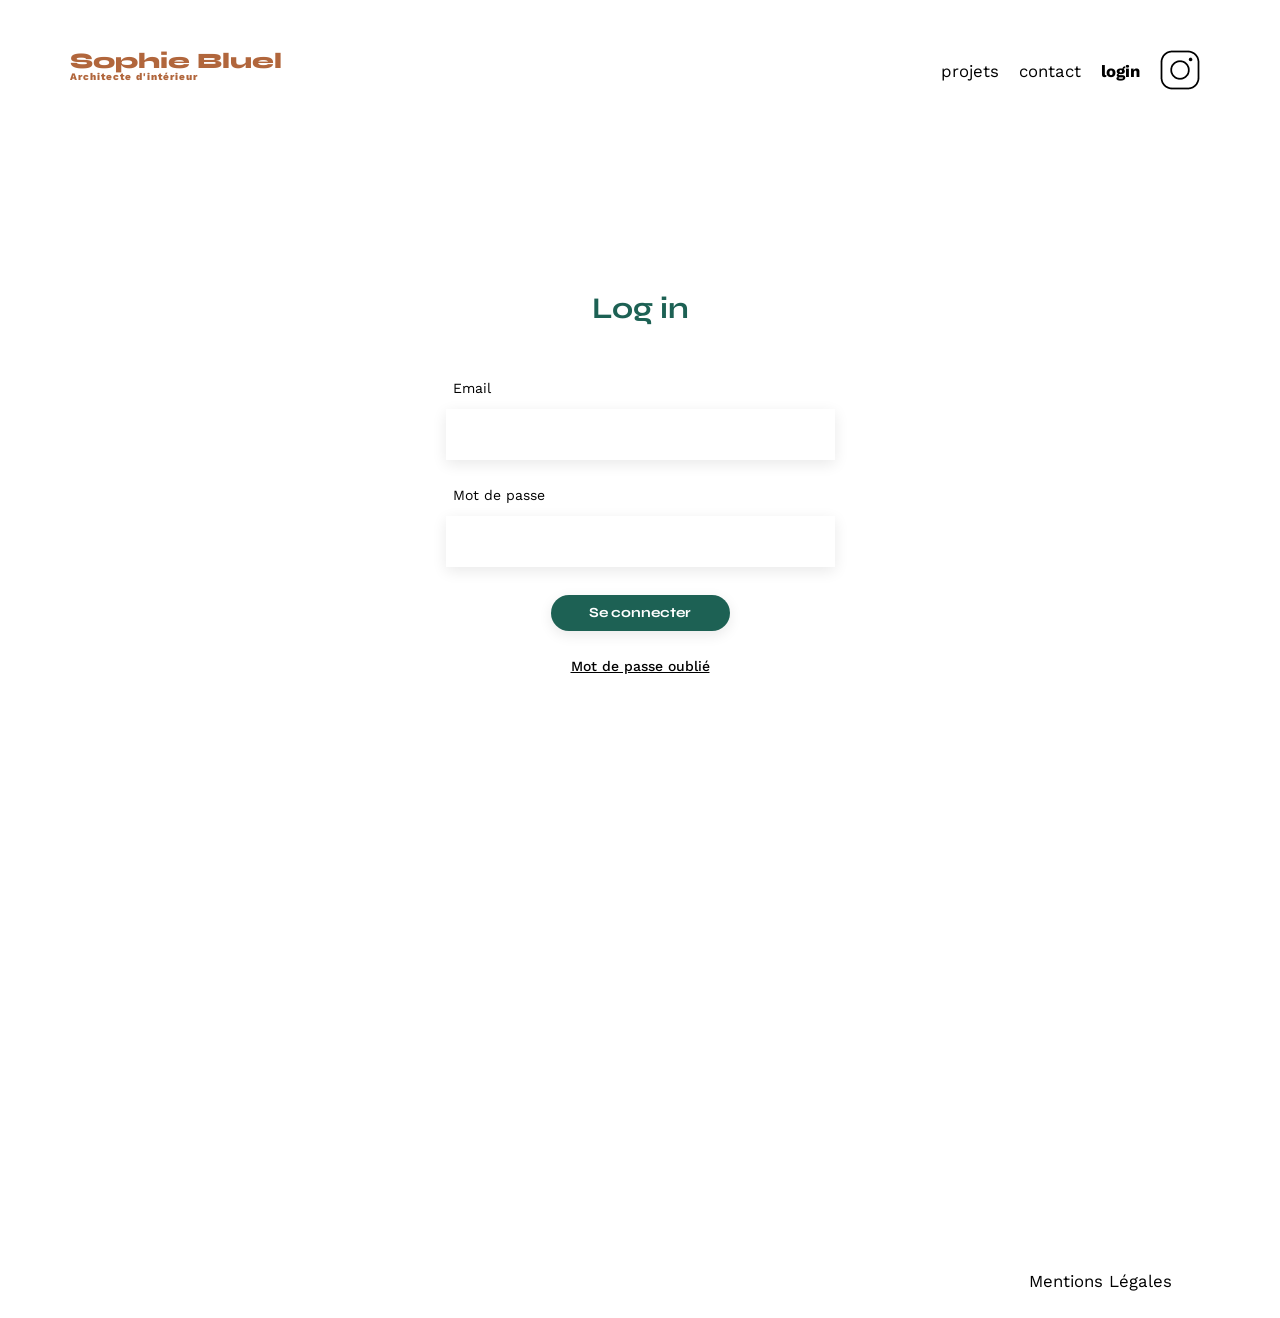
<file: FrontEnd/login.html>
<!DOCTYPE html>
<html lang="fr">
  <head>
    <meta charset="UTF-8" />
    <title>Sophie Bluel - Architecte d'intérieur</title>
    <meta name="viewport" content="width=device-width, initial-scale=1.0" />
    <link rel="preconnect" href="https://fonts.googleapis.com" />
    <link rel="preconnect" href="https://fonts.gstatic.com" crossorigin />
    <link
      href="https://fonts.googleapis.com/css2?family=Syne:wght@700;800&family=Work+Sans&display=swap"
      rel="stylesheet"
    />
    <meta name="description" content="" />
    <link rel="stylesheet" href="./assets/style.css" />
    <script src="/FrontEnd/js/login.js" defer></script>
  </head>
  <body>
    <header>
      <h1>Sophie Bluel <span>Architecte d'intérieur</span></h1>
      <nav>
        <ul>
          <li>projets</li>
          <li>contact</li>
          <li class="login">login</li>
          <li><img src="./assets/icons/instagram.png" alt="Instagram" /></li>
        </ul>
      </nav>
    </header>
    <main>
      <section id="login">
        <h2>Log in</h2>

        <form action="#" method="post">
          <label for="email">Email</label>
          <input
            type="text"
            name="email"
            id="email"
            style="padding-left: 10px"
          />
          <label for="name">Mot de passe</label>
          <input
            type="password"
            name="password"
            id="password"
            style="padding-left: 10px; font-family: password"
            autocomplete="off"
          />

          <input type="submit" value="Se connecter" id="log" />
        </form>

        <p id="mdp">Mot de passe oublié</p>
      </section>
    </main>

    <footer>
      <nav>
        <ul>
          <li>Mentions Légales</li>
        </ul>
      </nav>
    </footer>
  </body>
</html>
</file>
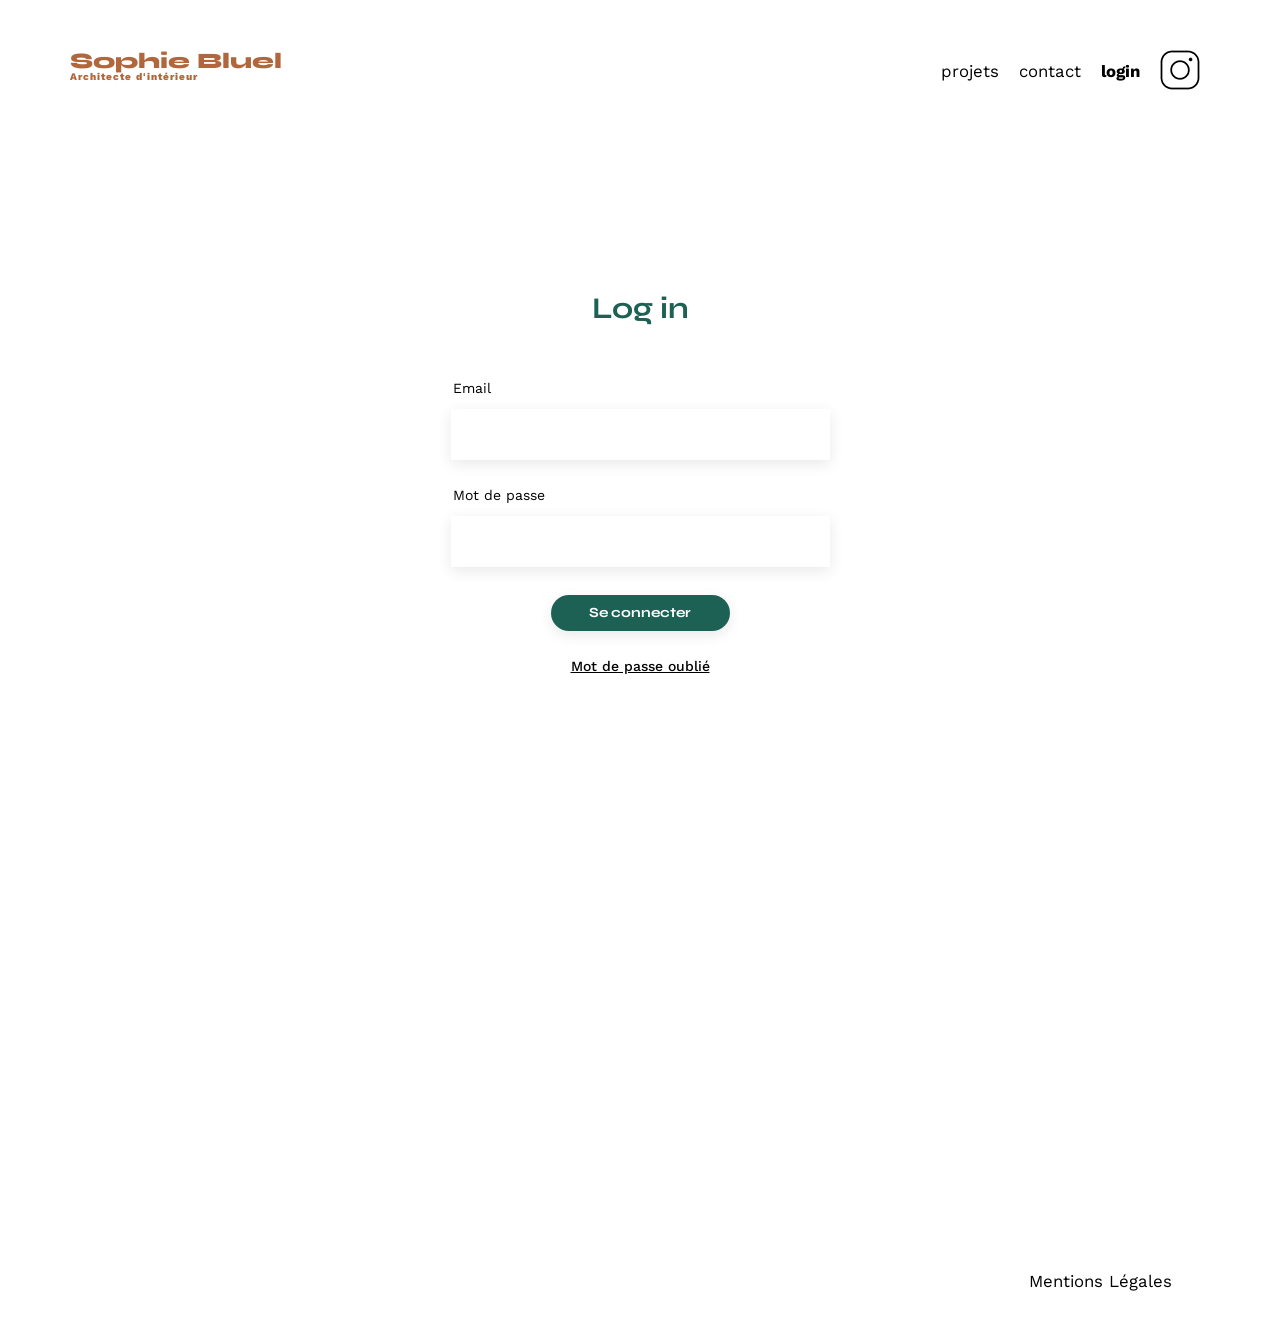
<file: FrontEnd/FrontEnd/login.html>
<!DOCTYPE html>
<html lang="fr">
  <head>
    <meta charset="UTF-8" />
    <title>Sophie Bluel - Architecte d'intérieur</title>
    <meta name="viewport" content="width=device-width, initial-scale=1.0" />
    <link rel="preconnect" href="https://fonts.googleapis.com" />
    <link rel="preconnect" href="https://fonts.gstatic.com" crossorigin />
    <link
      href="https://fonts.googleapis.com/css2?family=Syne:wght@700;800&family=Work+Sans&display=swap"
      rel="stylesheet"
    />
    <meta name="description" content="" />
    <link rel="stylesheet" href="./assets/style.css" />
    <script src="/FrontEnd/js/login.js" defer></script>
  </head>
  <body>
    <header>
      <h1>Sophie Bluel <span>Architecte d'intérieur</span></h1>
      <nav>
        <ul>
          <li>projets</li>
          <li>contact</li>
          <li class="login">login</li>
          <li><img src="./assets/icons/instagram.png" alt="Instagram" /></li>
        </ul>
      </nav>
    </header>
    <main>
      <section id="login">
        <h2>Log in</h2>

        <form action="#" method="post">
          <label for="email">Email</label>
          <input type="email" name="email" id="email" />
          <label for="name">Mot de passe</label>
          <input type="text" name="name" id="name" />

          <input type="submit" value="Se connecter" id="log" />
        </form>

        <p id="mdp">Mot de passe oublié</p>
      </section>
    </main>

    <footer>
      <nav>
        <ul>
          <li>Mentions Légales</li>
        </ul>
      </nav>
    </footer>
  </body>
</html>
</file>
<file: FrontEnd/assets/style.css>
/* http://meyerweb.com/eric/tools/css/reset/
   v2.0 | 20110126
   License: none (public domain)
*/

html,
body,
div,
span,
applet,
object,
iframe,
h1,
h2,
h3,
h4,
h5,
h6,
p,
blockquote,
pre,
a,
abbr,
acronym,
address,
big,
cite,
code,
del,
dfn,
em,
img,
ins,
kbd,
q,
s,
samp,
small,
strike,
strong,
sub,
sup,
tt,
var,
b,
u,
i,
center,
dl,
dt,
dd,
ol,
ul,
li,
fieldset,
form,
label,
legend,
table,
caption,
tbody,
tfoot,
thead,
tr,
th,
td,
article,
aside,
canvas,
details,
embed,
figure,
figcaption,
footer,
header,
hgroup,
menu,
nav,
output,
ruby,
section,
summary,
time,
mark,
audio,
video {
  margin: 0;
  padding: 0;
  border: 0;
  font-size: 100%;
  font: inherit;
  vertical-align: baseline;
}
/* HTML5 display-role reset for older browsers */
article,
aside,
details,
figcaption,
figure,
footer,
header,
hgroup,
menu,
nav,
section {
  display: block;
}
body {
  line-height: 1;
}
ol,
ul {
  list-style: none;
}
blockquote,
q {
  quotes: none;
}
blockquote:before,
blockquote:after,
q:before,
q:after {
  content: "";
  content: none;
}
table {
  border-collapse: collapse;
  border-spacing: 0;
}
/** end reset css**/
body {
  max-width: 1140px;
  margin: auto;
  font-family: "Work Sans";
  font-size: 14px;
}
header {
  display: flex;
  justify-content: space-between;
  margin: 50px 0;
}
section {
  margin: 50px 0;
}

h1 {
  display: flex;
  flex-direction: column;
  font-family: "Syne";
  font-size: 22px;
  font-weight: 800;
  color: #b1663c;
}

h1 > span {
  font-family: "Work Sans";
  font-size: 10px;
  letter-spacing: 0.1em;
}

h2 {
  font-family: "Syne";
  font-weight: 700;
  font-size: 30px;
  color: #1d6154;
}
nav ul {
  display: flex;
  align-items: center;
  list-style-type: none;
}
nav li {
  padding: 0 10px;
  font-size: 1.2em;
}

li:hover {
  color: #b1663c;
}

li a {
  text-decoration: none;
  color: black;
}

li a:hover {
  color: #b1663c;
}

.login {
  font-weight: bold;
}

#introduction {
  display: flex;
  align-items: center;
}
#introduction figure {
  flex: 1;
}
#introduction img {
  display: block;
  margin: auto;
  width: 80%;
}

#introduction article {
  flex: 1;
}
#introduction h2 {
  margin-bottom: 1em;
}

#introduction p {
  margin-bottom: 0.5em;
}
#portfolio h2 {
  text-align: center;
  margin-bottom: 1em;
}

.filtres {
  min-width: 550px;
  width: 50%;
  display: flex;
  justify-content: space-evenly;
  margin: 35px auto;
}

.filtres > * {
  padding: 10px 20px;
  border: 1px solid #1d6154;
  border-radius: 25px;
  font-family: "syne";
  color: #1d6154;
  cursor: pointer;
}

.filtres > *:hover {
  background-color: #1d6154;
  color: white;
}

.gallery {
  width: 100%;
  display: grid;
  grid-template-columns: 1fr 1fr 1fr;
  grid-column-gap: 20px;
  grid-row-gap: 20px;
}

.gallery img {
  width: 100%;
}
#contact {
  width: 50%;
  margin: auto;
}
#contact > * {
  text-align: center;
}
#contact h2 {
  margin-bottom: 20px;
}
#contact form {
  text-align: left;
  margin-top: 30px;
  display: flex;
  flex-direction: column;
}

#contact input {
  height: 50px;
  font-size: 1.2em;
  border: none;
  box-shadow: 0px 4px 14px rgba(0, 0, 0, 0.09);
}
#contact label {
  margin: 2em 0 1em 0;
}
#contact textarea {
  border: none;
  box-shadow: 0px 4px 14px rgba(0, 0, 0, 0.09);
}

input[type="submit"] {
  font-family: "Syne";
  font-weight: 700;
  color: white;
  background-color: #1d6154;
  margin: 2em auto;
  text-align: center;
  border-radius: 60px;
}

footer nav ul {
  display: flex;
  justify-content: flex-end;
  margin: 2em;
}

#login {
  width: 50%;
  margin: auto;
  margin-top: 200px;
  margin-bottom: 600px;
}
#login > * {
  text-align: center;
}
#login h2 {
  margin-bottom: 20px;
}
#login form {
  text-align: left;
  margin-top: 30px;
  display: flex;
  flex-direction: column;
}

#login input {
  height: 51px;
  font-size: 1.2em;
  border: none;
  box-shadow: 0px 4px 14px rgba(0, 0, 0, 0.09);
  width: 379px;
  padding: 0;
}

#login input[type="submit"] {
  height: 36px;
  font-size: 14px;
  border: none;
  box-shadow: 0px 4px 14px rgba(0, 0, 0, 0.09);
  width: 179px;
  padding: 0;
}
#login label {
  margin: 2em 0 1em 7em;
}
#login textarea {
  border: none;
  box-shadow: 0px 4px 14px rgba(0, 0, 0, 0.09);
}

#name,
#email,
#cat,
#password {
  margin: 0 auto;
}

#cat {
  cursor: pointer;
}
#envoyer {
  width: 179px;
}
#mdp {
  text-decoration: underline;
  font-size: 14px;
  font-weight: 500;
}

#loginNav {
  cursor: pointer;
}

.erreurLogin {
  padding-top: 15px;
  color: red;
}

.editHead {
  display: flex;
  text-align: center;
  justify-content: center;
  height: 59px;
  background-color: black;
  width: 1440px;
  margin-left: -150px;
  align-items: center;
  color: white;
  font-size: 16px;
  font-family: "work Sans";
}

.txtEdit {
  padding-left: 10px;
}

header > a {
  text-decoration: none;
}

.projetsLigne {
  display: flex;
  flex-direction: row;
  justify-content: center;
  align-items: center;
  gap: 30px;
  padding-top: 60px;
}

.modal-content {
  background-color: #fefefe;
  margin: 15% auto; /* 15% from the top and centered */
  padding: 20px;
  border: 1px solid #888;
  width: 630px; /* Could be more or less, depending on screen size */
  height: 688px;
  border-radius: 10px;
}

/* The Close Button */
.close,
.close2 {
  color: #aaa;
  float: right;
  font-size: 28px;
  font-weight: bold;
}

.close:hover,
.close:focus,
.close2:hover,
.close2:focus {
  color: black;
  text-decoration: none;
  cursor: pointer;
}

.modal {
  display: none; /* Hidden by default */
  position: fixed; /* Stay in place */
  z-index: 1; /* Sit on top */
  left: 0;
  top: 0;
  width: 100%; /* Full width */
  height: 100%; /* Full height */
  overflow: none; /* Enable scroll if needed */
  background-color: rgb(0, 0, 0); /* Fallback color */
  background-color: rgba(0, 0, 0, 0.4); /* Black w/ opacity */
  margin-left: auto;
  margin-right: auto;
}

.modal2 {
  display: none; /* Hidden by default */
  position: fixed; /* Stay in place */
  z-index: 3; /* Sit on top */
  left: 0;
  top: 0;
  width: 100%; /* Full width */
  height: 100%; /* Full height */
  overflow: none; /* Enable scroll if needed */

  margin-left: auto;
  margin-right: auto;
}

#modBtn {
  display: flex;
  cursor: pointer;
  width: 84px;
  height: 18px;
  align-items: center;
  gap: 10px;
}

.modal-content > input {
  margin-top: 150px;
  margin-left: 200px;
  width: 237px;
  height: 36px;
}

.modal-content > p {
  text-align: center;
}

.gallerySmall {
  width: 100%;
  display: grid;
  grid-template-columns: 76.86px 76.86px 76.86px 76.86px 76.86px;
  column-gap: 8px;
  row-gap: 15px;
  padding-top: 50px;
  padding-left: 100px;
}

.gallerySmall img {
  width: 100%;
  margin: auto;
  align-items: center;
}

.modal-content > p {
  font-size: 26px;
  font-weight: 400;
  padding-top: 50px;
}

figure {
  position: relative;
}

.fa-trash-can {
  width: 9px;
  height: 11px;
}

.fa-solid {
  font-size: 9px;
}

.divPic {
  position: absolute;
  background-color: black;
  z-index: 2;
  top: 5px;
  right: 5px;
  width: 17px;
  height: 17px;
  color: white;
  text-align: center;
  justify-content: center;
  align-items: center;
  border-radius: 2px;
  cursor: pointer;
}

.mesProjets {
  margin-bottom: 0;
  font-weight: 700;
  font-family: "syne";
  color: #1d6154;
  font-size: 30px;
  line-height: 36px;
}

#modif {
  font-size: 14px;
}

.fa-pen-to-square {
  font-size: 15.58px;
}

#ajoutPhoto > * {
  text-align: center;
}
#ajoutPhoto h2 {
  margin-bottom: 20px;
}
#ajoutPhoto form {
  text-align: left;
  margin-top: 30px;
  display: flex;
  flex-direction: column;
  margin-left: 0;
}

#ajoutPhoto input,
#ajoutPhoto select {
  height: 51px;
  font-size: 1.2em;
  border: none;
  box-shadow: 0px 4px 14px rgba(0, 0, 0, 0.09);
  width: 410px;
  padding: 0 0 0 10px; /* Padding de 20px uniquement à gauche */
}

#ajoutPhoto input[type="submit"] {
  height: 36px;
  font-size: 14px;
  border: none;
  box-shadow: 0px 4px 14px rgba(0, 0, 0, 0.09);
  width: 237px;
  padding: 0;
  margin-top: 50px;
}
#ajoutPhoto label {
  margin: 2em 0 1em 8em;
}
#ajoutPhoto textarea {
  border: none;
  box-shadow: 0px 4px 14px rgba(0, 0, 0, 0.09);
}

#buttonUpload {
  display: flex;
  flex-direction: column;
  align-items: center;
  justify-content: center;
  width: 420px;
  height: 169px;
  margin-left: auto;
  margin-right: auto;
  border-radius: 3px;
  border: none;
  background-color: #e8f1f6;
  gap: 5px;
}

.uploadBtn {
  background-color: #cbd6dc;
  width: 173px;
  height: 36px;
  border-radius: 50px;
  display: flex;
  align-items: center;
  justify-content: center;
  font-size: 14px;
}

#buttonUpload > #uploadInput {
  display: none;
}

.fa-image {
  font-size: 68px;
  color: #b9c5cc;
}

.taille {
  font-size: 10px;
}

#add {
  cursor: pointer;
}

#valider {
  cursor: pointer;
}

#buttonUpload {
  cursor: pointer;
}
</file>
<file: FrontEnd/FrontEnd/assets/style.css>
/* http://meyerweb.com/eric/tools/css/reset/
   v2.0 | 20110126
   License: none (public domain)
*/

html,
body,
div,
span,
applet,
object,
iframe,
h1,
h2,
h3,
h4,
h5,
h6,
p,
blockquote,
pre,
a,
abbr,
acronym,
address,
big,
cite,
code,
del,
dfn,
em,
img,
ins,
kbd,
q,
s,
samp,
small,
strike,
strong,
sub,
sup,
tt,
var,
b,
u,
i,
center,
dl,
dt,
dd,
ol,
ul,
li,
fieldset,
form,
label,
legend,
table,
caption,
tbody,
tfoot,
thead,
tr,
th,
td,
article,
aside,
canvas,
details,
embed,
figure,
figcaption,
footer,
header,
hgroup,
menu,
nav,
output,
ruby,
section,
summary,
time,
mark,
audio,
video {
  margin: 0;
  padding: 0;
  border: 0;
  font-size: 100%;
  font: inherit;
  vertical-align: baseline;
}
/* HTML5 display-role reset for older browsers */
article,
aside,
details,
figcaption,
figure,
footer,
header,
hgroup,
menu,
nav,
section {
  display: block;
}
body {
  line-height: 1;
}
ol,
ul {
  list-style: none;
}
blockquote,
q {
  quotes: none;
}
blockquote:before,
blockquote:after,
q:before,
q:after {
  content: "";
  content: none;
}
table {
  border-collapse: collapse;
  border-spacing: 0;
}
/** end reset css**/
body {
  max-width: 1140px;
  margin: auto;
  font-family: "Work Sans";
  font-size: 14px;
}
header {
  display: flex;
  justify-content: space-between;
  margin: 50px 0;
}
section {
  margin: 50px 0;
}

h1 {
  display: flex;
  flex-direction: column;
  font-family: "Syne";
  font-size: 22px;
  font-weight: 800;
  color: #b1663c;
}

h1 > span {
  font-family: "Work Sans";
  font-size: 10px;
  letter-spacing: 0.1em;
}

h2 {
  font-family: "Syne";
  font-weight: 700;
  font-size: 30px;
  color: #1d6154;
}
nav ul {
  display: flex;
  align-items: center;
  list-style-type: none;
}
nav li {
  padding: 0 10px;
  font-size: 1.2em;
}

li:hover {
  color: #b1663c;
}

li a {
  text-decoration: none;
  color: black;
}

li a:hover {
  color: #b1663c;
}

.login {
  font-weight: bold;
}

#introduction {
  display: flex;
  align-items: center;
}
#introduction figure {
  flex: 1;
}
#introduction img {
  display: block;
  margin: auto;
  width: 80%;
}

#introduction article {
  flex: 1;
}
#introduction h2 {
  margin-bottom: 1em;
}

#introduction p {
  margin-bottom: 0.5em;
}
#portfolio h2 {
  text-align: center;
  margin-bottom: 1em;
}

.filtres {
  min-width: 550px;
  width: 50%;
  display: flex;
  justify-content: space-evenly;
  margin: 35px auto;
  
}

.filtres > * {
  padding: 10px 20px;
  border: 1px solid #1d6154;
  border-radius: 25px;
  font-family: "syne";
  color: #1d6154;
  cursor: pointer;
}

.filtres > *:hover {
  background-color: #1d6154;
  color: white;
}

.gallery {
  width: 100%;
  display: grid;
  grid-template-columns: 1fr 1fr 1fr;
  grid-column-gap: 20px;
  grid-row-gap: 20px;
}

.gallery img {
  width: 100%;
}
#contact {
  width: 50%;
  margin: auto;
}
#contact > * {
  text-align: center;
}
#contact h2 {
  margin-bottom: 20px;
}
#contact form {
  text-align: left;
  margin-top: 30px;
  display: flex;
  flex-direction: column;
}

#contact input {
  height: 50px;
  font-size: 1.2em;
  border: none;
  box-shadow: 0px 4px 14px rgba(0, 0, 0, 0.09);
}
#contact label {
  margin: 2em 0 1em 0;
}
#contact textarea {
  border: none;
  box-shadow: 0px 4px 14px rgba(0, 0, 0, 0.09);
}

input[type="submit"] {
  font-family: "Syne";
  font-weight: 700;
  color: white;
  background-color: #1d6154;
  margin: 2em auto;
  text-align: center;
  border-radius: 60px;
}

footer nav ul {
  display: flex;
  justify-content: flex-end;
  margin: 2em;
}

#login {
  width: 50%;
  margin: auto;
  margin-top: 200px;
  margin-bottom: 600px;
}
#login > * {
  text-align: center;
}
#login h2 {
  margin-bottom: 20px;
}
#login form {
  text-align: left;
  margin-top: 30px;
  display: flex;
  flex-direction: column;
}

#login input {
  height: 51px;
  font-size: 1.2em;
  border: none;
  box-shadow: 0px 4px 14px rgba(0, 0, 0, 0.09);
  width: 379px;
  padding: 0;
}

#login input[type="submit"] {
  height: 36px;
  font-size: 14px;
  border: none;
  box-shadow: 0px 4px 14px rgba(0, 0, 0, 0.09);
  width: 179px;
  padding: 0;
}
#login label {
  margin: 2em 0 1em 7em;
}
#login textarea {
  border: none;
  box-shadow: 0px 4px 14px rgba(0, 0, 0, 0.09);
}

#name,
#email,
#cat {
  margin: 0 auto;
}

#mdp {
  text-decoration: underline;
  font-size: 14px;
  font-weight: 500;
}

.erreurLogin {
  padding-top: 15px;
  color: red;
}

.editHead {
  display: flex;
  text-align: center;
  justify-content: center;
  height: 59px;
  background-color: black;
  width: 1440px;
  margin-left: -150px;
  align-items: center;
  color: white;
  font-size: 16px;
  font-family: "work Sans";
}

.txtEdit {
  padding-left: 10px;
}

header > a {
  text-decoration: none;
}

.projetsLigne {
  display: flex;
  flex-direction: row;
  justify-content: center;
  align-items: center;
  gap: 30px;
  padding-top: 60px;
}

.modal-content {
  background-color: #fefefe;
  margin: 15% auto; /* 15% from the top and centered */
  padding: 20px;
  border: 1px solid #888;
  width: 630px; /* Could be more or less, depending on screen size */
  height: 688px;
  border-radius: 10px;
}

/* The Close Button */
.close,
.close2 {
  color: #aaa;
  float: right;
  font-size: 28px;
  font-weight: bold;
}

.close:hover,
.close:focus,
.close2:hover,
.close2:focus  {
  color: black;
  text-decoration: none;
  cursor: pointer;
}

.modal {
  display: none; /* Hidden by default */
  position: fixed; /* Stay in place */
  z-index: 1; /* Sit on top */
  left: 0;
  top: 0;
  width: 100%; /* Full width */
  height: 100%; /* Full height */
  overflow: auto; /* Enable scroll if needed */
  background-color: rgb(0, 0, 0); /* Fallback color */
  background-color: rgba(0, 0, 0, 0.4); /* Black w/ opacity */
  margin-left: auto;
  margin-right: auto;
}

.modal2{
  display: none; /* Hidden by default */
  position: fixed; /* Stay in place */
  z-index: 3; /* Sit on top */
  left: 0;
  top: 0;
  width: 100%; /* Full width */
  height: 100%; /* Full height */
  overflow: auto; /* Enable scroll if needed */
  
  margin-left: auto;
  margin-right: auto;
}

#modBtn {
  display: flex;
  cursor: pointer;
  width: 84px;
  height: 18px;
  align-items: center;
  gap: 10px;
}

.modal-content > input {
  margin-top: 150px;
  margin-left: 200px;
  width: 237px;
  height: 36px;
}

.modal-content > p {
  text-align: center;
}

.gallerySmall {
  width: 100%;
  display: grid;
  grid-template-columns: 76.86px 76.86px 76.86px 76.86px 76.86px;
  column-gap: 8px;
  row-gap: 15px;
  padding-top: 50px;
  padding-left: 100px;
}

.gallerySmall img {
  width: 100%;
  margin: auto;
  align-items: center;
}

.modal-content > p {
  font-size: 26px;
  font-weight: 400;
  padding-top: 50px;
}

figure {
  position:relative;
}

.fa-trash-can {
  width: 9px;
  height: 11px;
}

.fa-solid {
  font-size: 9px;
}

.divPic {
  position:absolute;
  background-color: black;
  z-index: 2;
  top: 5px; 
  right: 5px;
  width: 17px;
  height: 17px;
  color: white;
  text-align: center;
  justify-content: center;
  align-items: center;
  border-radius: 2px;
  cursor: pointer;
}

.mesProjets{
  margin-bottom: 0;
  font-weight: 700;
  font-family: "syne";
  color: #1d6154;
  font-size: 30px;
  line-height: 36px;
  
}

#modif {
  font-size: 14px;
  
}

.fa-pen-to-square {
  font-size: 15.58px;
}


#ajoutPhoto > * {
  text-align: center;
}
#ajoutPhoto h2 {
  margin-bottom: 20px;
}
#ajoutPhoto form {
  text-align: left;
  margin-top: 30px;
  display: flex;
  flex-direction: column;
  margin-left: 0;
}

#ajoutPhoto input,
#ajoutPhoto select{
  height: 51px;
  font-size: 1.2em;
  border: none;
  box-shadow: 0px 4px 14px rgba(0, 0, 0, 0.09);
  width: 420px;
  padding: 0;
}

#ajoutPhoto input[type="submit"] {
  height: 36px;
  font-size: 14px;
  border: none;
  box-shadow: 0px 4px 14px rgba(0, 0, 0, 0.09);
  width: 179px;
  padding: 0;
}
#ajoutPhoto label {
  margin: 2em 0 1em 8em;

}
#ajoutPhoto textarea {
  border: none;
  box-shadow: 0px 4px 14px rgba(0, 0, 0, 0.09);
}

#buttonUpload {
  display: flex;
  flex-direction: column;
  align-items: center;
  justify-content: center;
  width: 420px;
  height: 169px;
  margin-left: auto;
  margin-right: auto;
  border-radius: 3px;
  border: none;
  background-color: #E8F1F6;
  gap: 5px;
}

.uploadBtn{
  background-color: #CBD6DC;
  width: 173px;
  height: 36px;
  border-radius: 50px;
  display: flex;
  align-items: center;
  justify-content: center;
  font-size: 14px;
}



#buttonUpload > #uploadInput {
  height: 0px;
}



.fa-image{
  font-size: 68px;
  color: #B9C5CC;

}

.taille {
  font-size: 10px;
}
</file>
